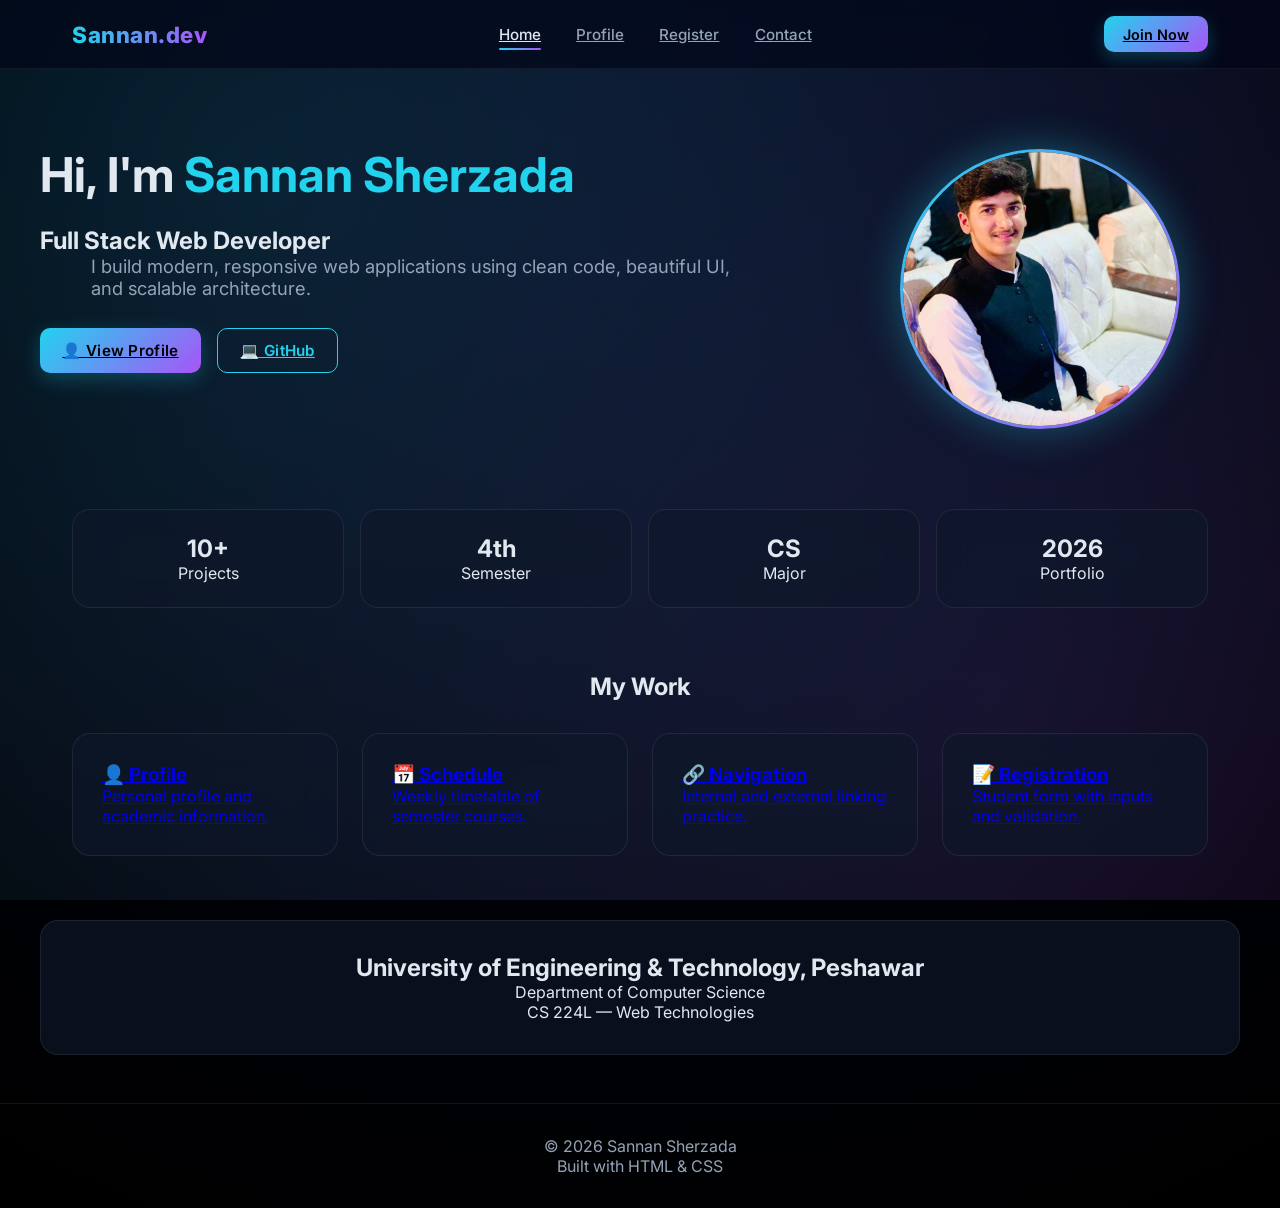
<file: index.html>
<!DOCTYPE html>
<html lang="en">
<head>
  <meta charset="UTF-8" />
  <meta name="viewport" content="width=device-width, initial-scale=1.0"/>
  <title>Sannan Sherzada | Web Developer</title>
  <link rel="stylesheet" href="assets/css/style.css" />
  <link href="https://fonts.googleapis.com/css2?family=Inter:wght@400;600;800&display=swap" rel="stylesheet">
</head>

<body>


<header class="premium-header">
  <div class="container nav">

    <div class="logo">Sannan.dev</div>

    <nav class="links">
      <a href="index.html" class="active">Home</a>
      <a href="profile.html">Profile</a>
      <a href="registration.html">Register</a>
      <a href="contact.html">Contact</a>
    </nav>

    <a href="registration.html" class="join-btn">Join Now</a>

  </div>
</header>


<section class="hero container">

  <div class="hero-left">
    <h1>Hi, I'm <span>Sannan Sherzada</span></h1>
    <h2>Full Stack Web Developer</h2>

    <p>
      I build modern, responsive web applications using clean code,
      beautiful UI, and scalable architecture.
    </p>

    <div class="hero-buttons">
  <a href="profile.html" class="btn-primary">
    👤 View Profile
  </a>

  <a href="https://github.com/Muhammad-Sannan12" target="_blank" class="btn-outline">
    💻 GitHub
  </a>
</div>
  </div>

  <div class="hero-image-wrapper">
  <img src="assets/images/Sannan.jpg" alt="Sannan Sherzada" class="hero-image">
</div>

</section>

<!-- ================= STATS ================= -->
<section class="stats container">
  <div class="stat glass">
    <h2>10+</h2>
    <p>Projects</p>
  </div>
  <div class="stat glass">
    <h2>4th</h2>
    <p>Semester</p>
  </div>
  <div class="stat glass">
    <h2>CS</h2>
    <p>Major</p>
  </div>
  <div class="stat glass">
    <h2>2026</h2>
    <p>Portfolio</p>
  </div>
</section>

<!-- ================= PROJECTS ================= -->
<section class="projects container">

  <h2 class="section-title">My Work</h2>

  <div class="grid">

    <a href="profile.html" class="card glass">
      <h3>👤 Profile</h3>
      <p>Personal profile and academic information.</p>
    </a>

    <a href="schedule.html" class="card glass">
      <h3>📅 Schedule</h3>
      <p>Weekly timetable of semester courses.</p>
    </a>

    <a href="navigation.html" class="card glass">
      <h3>🔗 Navigation</h3>
      <p>Internal and external linking practice.</p>
    </a>

    <a href="registration.html" class="card glass">
      <h3>📝 Registration</h3>
      <p>Student form with inputs and validation.</p>
    </a>

  </div>
</section>

<!-- ================= UNIVERSITY ================= -->
<section class="university glass container">
  <h2>University of Engineering & Technology, Peshawar</h2>
  <p>Department of Computer Science</p>
  <p>CS 224L — Web Technologies</p>
</section>

<!-- ================= FOOTER ================= -->
<footer>
  <p>© 2026 Sannan Sherzada</p>
  <p>Built with HTML & CSS</p>
</footer>

</body>
</html>
</file>
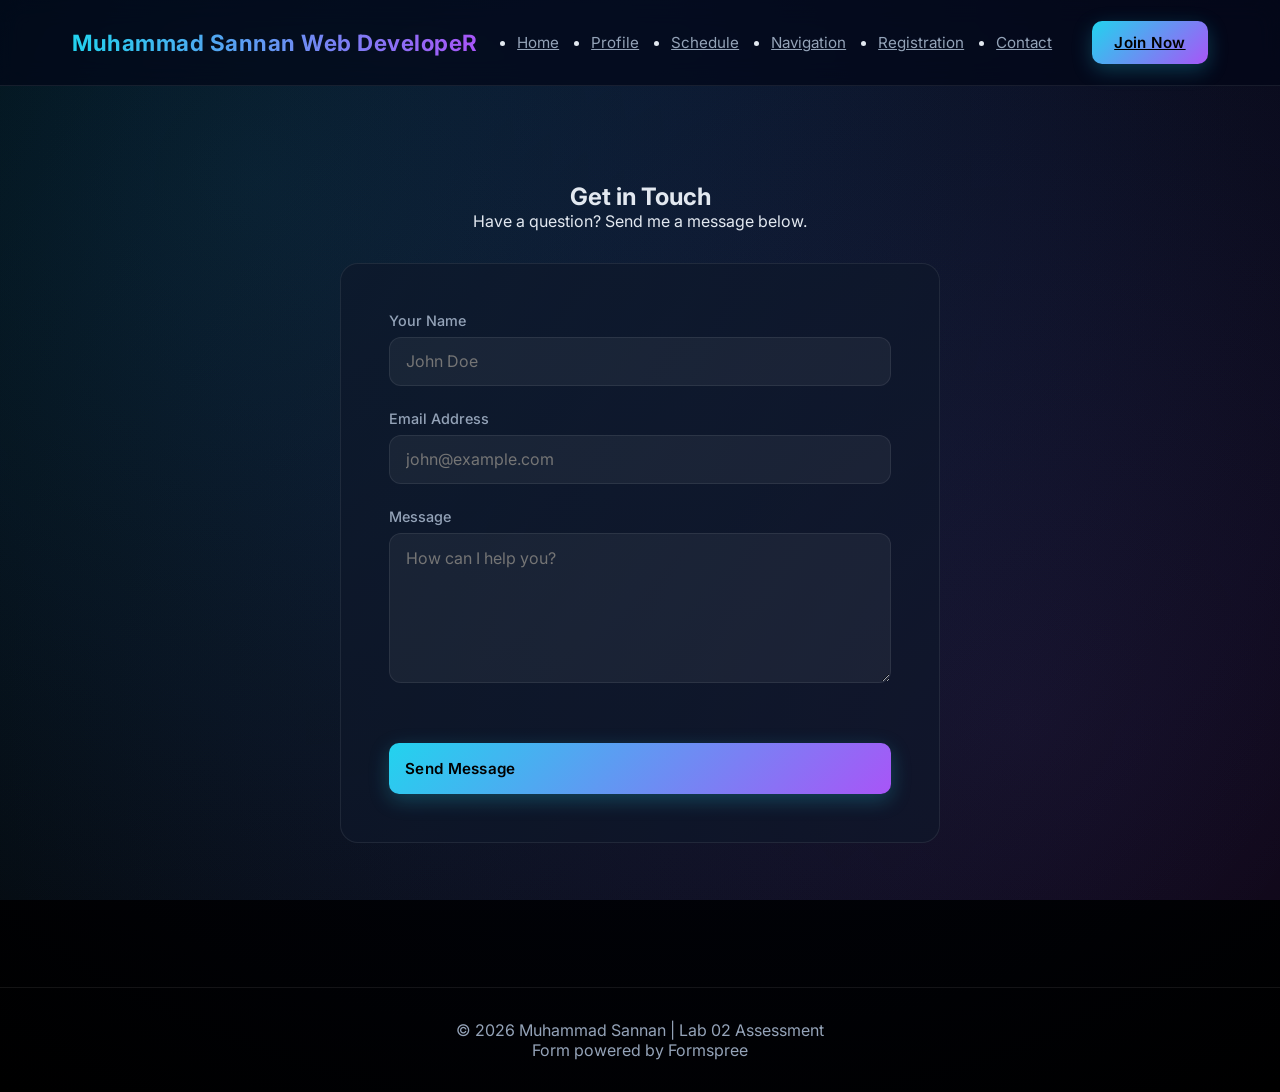
<file: contact.html>
<!DOCTYPE html>
<html lang="en">

<head>
    <meta charset="UTF-8">
    <meta name="viewport" content="width=device-width, initial-scale=1.0">
    <title>Contact Me | Muhammad Sannan  Muhammad</title>
    <link rel="stylesheet" href="assets/css/style.css">
    <link rel="preconnect" href="https://fonts.googleapis.com">
    <link rel="preconnect" href="https://fonts.gstatic.com" crossorigin>
    <link href="https://fonts.googleapis.com/css2?family=Inter:wght@400;500;600;700&display=swap" rel="stylesheet">
    <style>
        .contact-section {
            padding: 6rem 0;
            max-width: 600px;
            margin: 0 auto;
        }

        .contact-form {
            padding: 3rem;
            margin-top: 2rem;
        }

        .form-group {
            margin-bottom: 1.5rem;
        }

        label {
            display: block;
            margin-bottom: 0.5rem;
            font-size: 0.9rem;
            font-weight: 500;
            color: var(--text-muted);
        }

        input[type="text"],
        input[type="email"],
        textarea {
            width: 100%;
            padding: 0.85rem 1rem;
            background: rgba(255, 255, 255, 0.05);
            border: 1px solid var(--border);
            border-radius: 0.75rem;
            color: var(--text-main);
            font-size: 1rem;
            transition: var(--transition);
        }

        textarea {
            height: 150px;
            resize: vertical;
        }

        input:focus,
        textarea:focus {
            outline: none;
            border-color: var(--primary);
            background: rgba(255, 255, 255, 0.08);
            box-shadow: 0 0 0 2px rgba(99, 102, 241, 0.2);
        }

        .submit-btn {
            width: 100%;
            margin-top: 2rem;
            padding: 1rem;
        }
    </style>
</head>

<body>
    <header>
        <div class="container">
            <nav>
                <a href="index.html" class="logo"><strong>Muhammad Sannan  Web DevelopeR</strong></a>
                <ul class="nav-links">
                    <li><a href="index.html">Home</a></li>
                    <li><a href="index.html">Profile</a></li>
                    <li><a href="schedule.html">Schedule</a></li>
                    <li><a href="navigation.html">Navigation</a></li>
                    <li><a href="registration.html">Registration</a></li>
                    <li><a href="contact.html" class="active">Contact</a></li>
                </ul>
                <a href="registration.html" class="btn btn-primary">Join Now</a>
            </nav>
        </div>
    </header>

    <main class="container">
        <section class="contact-section animate-in">
            <h1 style="text-align: center;">Get in Touch</h1>
            <p class="text-muted" style="text-align: center;">Have a question? Send me a message below.</p>

            <!-- IMPORTANT: Replace 'mqakvjzd' with your OWN Formspree ID to make this form work! -->
            <form action="https://formspree.io/f/mqakvjzd" method="POST" class="contact-form glass">
                <div class="form-group">
                    <label for="name">Your Name</label>
                    <input type="text" id="name" name="name" placeholder="John Doe" required>
                </div>

                <div class="form-group">
                    <label for="email">Email Address</label>
                    <input type="email" id="email" name="email" placeholder="john@example.com" required>
                </div>

                <div class="form-group">
                    <label for="message">Message</label>
                    <textarea id="message" name="message" placeholder="How can I help you?" required></textarea>
                </div>

                <input type="hidden" name="_subject" value="New Portfolio Message!">
                <button type="submit" class="btn btn-primary submit-btn">Send Message</button>
            </form>
        </section>
    </main>

    <footer>
        <div class="container">
            <p class="footer-info">© 2026 Muhammad Sannan | Lab 02 Assessment</p>
            <p class="text-muted">Form powered by Formspree</p>
        </div>
    </footer>
</body>

</html>
</file>
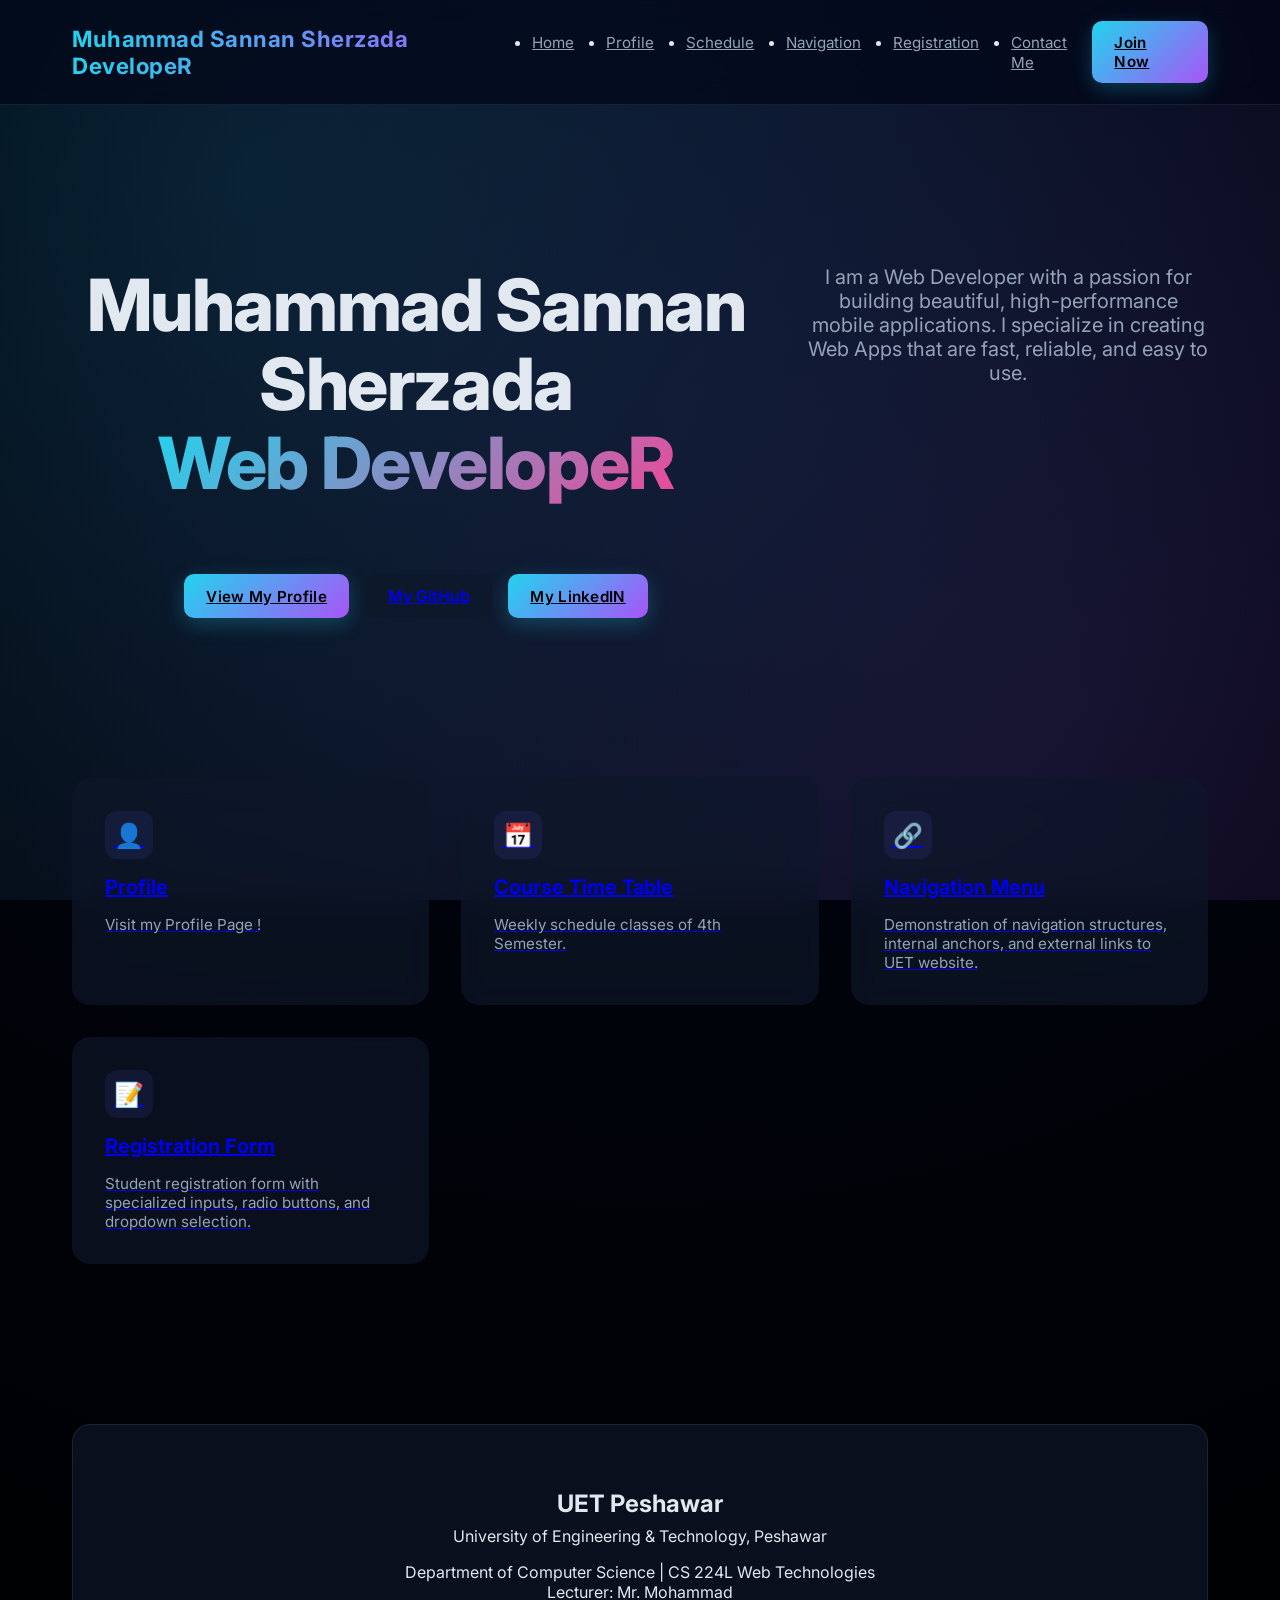
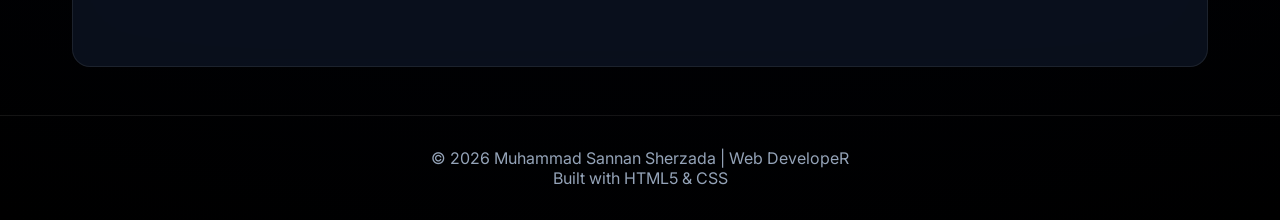
<file: index.html.html>
<!DOCTYPE html>
<html lang="en">

<head>
    <meta charset="UTF-8">
    <meta name="viewport" content="width=device-width, initial-scale=1.0">
    <title>Muhammad Sannan Sherzada Web DevelopeR - Portfolio</title>
    <meta name="description"
        content="Web Technologies Portfolio for Muhammad Sannan Sherzada, CS Student at UET Peshawar. Lab 02 exercises.">
    <link rel="stylesheet" href="assets/css/style.css">
    <link rel="preconnect" href="https://fonts.googleapis.com">
    <link rel="preconnect" href="https://fonts.gstatic.com" crossorigin>
    <link href="https://fonts.googleapis.com/css2?family=Inter:wght@400;500;600;700&display=swap" rel="stylesheet">
    <style>
        .hero {
            padding: 10rem 0 5rem;
            text-align: center;
        }

        .hero h1 {
            font-size: 4.5rem;
            font-weight: 800;
            line-height: 1.1;
            margin-bottom: 1.5rem;
            letter-spacing: -0.02em;
        }

        .hero .highlight {
            background: linear-gradient(135deg, var(--primary), #ec4899);
            -webkit-background-clip: text;
            background-clip: text;
            -webkit-text-fill-color: transparent;
        }

        .hero p {
            font-size: 1.25rem;
            color: var(--text-muted);
            max-width: 700px;
            margin: 0 auto 2.5rem;
        }

        .cta-group {
            display: flex;
            gap: 1rem;
            justify-content: center;
        }

        .tasks-grid {
            display: grid;
            grid-template-columns: repeat(auto-fit, minmax(300px, 1fr));
            gap: 2rem;
            padding: 5rem 0;
        }

        .task-card {
            padding: 2rem;
            display: flex;
            flex-direction: column;
            gap: 1rem;
            transition: var(--transition);
        }

        .task-card:hover {
            transform: translateY(-5px);
            border-color: var(--primary);
            box-shadow: 0 20px 25px -5px rgba(0, 0, 0, 0.2);
        }

        .task-icon {
            width: 48px;
            height: 48px;
            background: rgba(99, 102, 241, 0.1);
            border-radius: 12px;
            display: flex;
            align-items: center;
            justify-content: center;
            color: var(--primary);
            font-size: 1.5rem;
        }

        .task-card h3 {
            font-size: 1.25rem;
        }

        .task-card p {
            color: var(--text-muted);
            font-size: 0.95rem;
            flex-grow: 1;
        }

        .branding-banner {
            margin-top: 5rem;
            padding: 4rem;
            text-align: center;
        }

        .branding-banner h2 {
            margin-bottom: 0.5rem;
        }

        @media (max-width: 768px) {
            .hero h1 {
                font-size: 2.5rem;
            }

            .hero p {
                font-size: 1.1rem;
            }
        }
    </style>
</head>

<body>
    <header>
        <div class="container">
            <nav>
                <a href="index.html" class="logo"><strong>Muhammad Sannan Sherzada DevelopeR</strong></a>
                <ul class="nav-links">
                    <li><a href="index.html" class="active">Home</a></li>
                    <li><a href="index.html">Profile</a></li>
                    <li><a href="schedule.html">Schedule</a></li>
                    <li><a href="navigation.html">Navigation</a></li>
                    <li><a href="registration.html">Registration</a></li>
                    <li><a href="contact.html">Contact Me </a></li>
                </ul>
                <a href="registration.html" class="btn btn-primary">Join Now</a>
            </nav>
        </div>
    </header>

    <main class="container">
        <section class="hero animate-in">
            <h1>Muhammad Sannan Sherzada<br><span class="highlight">Web DevelopeR</span></h1>
            <p>I am a Web Developer with a passion for building beautiful, high-performance mobile applications. I
                specialize in creating Web Apps that are fast, reliable, and easy to use.</p>
            <div class="cta-group">
                <a href="profile.html" class="btn btn-primary">View My Profile</a>
                <a href="https://github.com/Muhammad-Sannan12?tab=repositories" target="_blank" class="btn glass"
                    style="border-radius: 0.75rem;">My GitHub</a>
                <a href="www.linkedin.com/in/muhammad-sannan-sherzada-64829528b" class="btn btn-primary">My LinkedIN</a>
            </div>
        </section>

        <section class="tasks-grid">
            <a href="profile.html" class="task-card glass animate-in" style="animation-delay: 0.1s;">
                <div class="task-icon">👤</div>
                <h3>Profile</h3>
                <p>Visit my Profile Page !
                </p>
            </a>

            <a href="schedule.html" class="task-card glass animate-in" style="animation-delay: 0.2s;">
                <div class="task-icon">📅</div>
                <h3>Course Time Table</h3>
                <p>Weekly schedule classes of 4th Semester.</p>
            </a>

            <a href="navigation.html" class="task-card glass animate-in" style="animation-delay: 0.3s;">
                <div class="task-icon">🔗</div>
                <h3>Navigation Menu</h3>
                <p>Demonstration of navigation structures, internal anchors, and external links to UET website.</p>
            </a>

            <a href="registration.html" class="task-card glass animate-in" style="animation-delay: 0.4s;">
                <div class="task-icon">📝</div>
                <h3>Registration Form</h3>
                <p>Student registration form with specialized inputs, radio buttons, and dropdown selection.</p>
            </a>
        </section>

        <section class="branding-banner glass animate-in" style="animation-delay: 0.5s;">
            <h2>UET Peshawar</h2>
            <p class="text-muted">University of Engineering & Technology, Peshawar</p>
            <p class="text-muted" style="margin-top: 1rem;">Department of Computer Science | CS 224L Web Technologies
            </p>
            <p class="text-muted">Lecturer: Mr. Mohammad</p>
        </section>
    </main>

    <footer>
        <div class="container">
            <p class="footer-info">© 2026 Muhammad Sannan Sherzada | Web DevelopeR</p>
            <p class="text-muted">Built with HTML5 & CSS</p>
        </div>
    </footer>
</body>

</html>
</file>
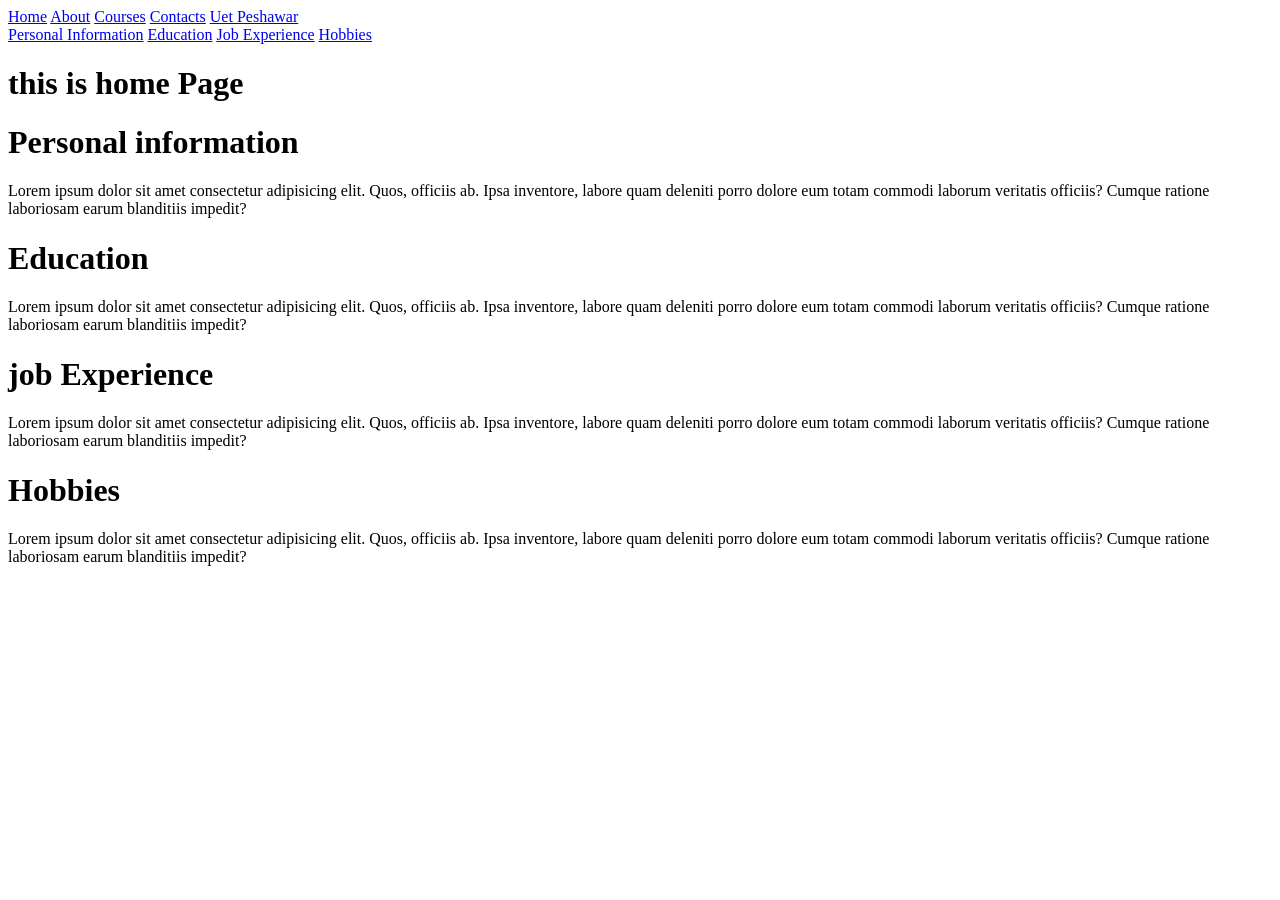
<file: navigation.html>
<!DOCTYPE html>
<html lang="en">
<head>
    <meta charset="UTF-8">
    <meta name="viewport" content="width=device-width, initial-scale=1.0">
    <title>Navigation Menu</title>
</head>
<body>
<a href="navigation.html">Home</a>   
<a href="about.html">About</a>    
<a href="courses.html">Courses</a>    
<a href="contact.html">Contacts</a>    

<a href="https://www.uetpeshawar.edu.pk/">Uet Peshawar</a>
<br>
<a href="#pl">Personal Information</a>
    <a href="#ed">Education</a>
    <a href="#jx">Job Experience</a>
    <a href="#ho">Hobbies</a>
<h1>this is home Page</h1>
    <div id="pl">
      <h1>Personal information</h1>
      <p>
        Lorem ipsum dolor sit amet consectetur adipisicing elit. Quos, officiis
        ab. Ipsa inventore, labore quam deleniti porro dolore eum totam commodi
        laborum veritatis officiis? Cumque ratione laboriosam earum blanditiis
        impedit?
      </p>
    </div>
    <div id="ed">
      <h1>Education</h1>
      <p>
        Lorem ipsum dolor sit amet consectetur adipisicing elit. Quos, officiis
        ab. Ipsa inventore, labore quam deleniti porro dolore eum totam commodi
        laborum veritatis officiis? Cumque ratione laboriosam earum blanditiis
        impedit?
      </p>
    </div>
    <div id="jx">
      <h1>job Experience</h1>
      <p>
        Lorem ipsum dolor sit amet consectetur adipisicing elit. Quos, officiis
        ab. Ipsa inventore, labore quam deleniti porro dolore eum totam commodi
        laborum veritatis officiis? Cumque ratione laboriosam earum blanditiis
        impedit?
      </p>
    </div>
    <div id="hb">
      <h1>Hobbies</h1>
      <p>
        Lorem ipsum dolor sit amet consectetur adipisicing elit. Quos, officiis
        ab. Ipsa inventore, labore quam deleniti porro dolore eum totam commodi
        laborum veritatis officiis? Cumque ratione laboriosam earum blanditiis
        impedit?
      </p>
    </div>
</body>
</html>
</file>
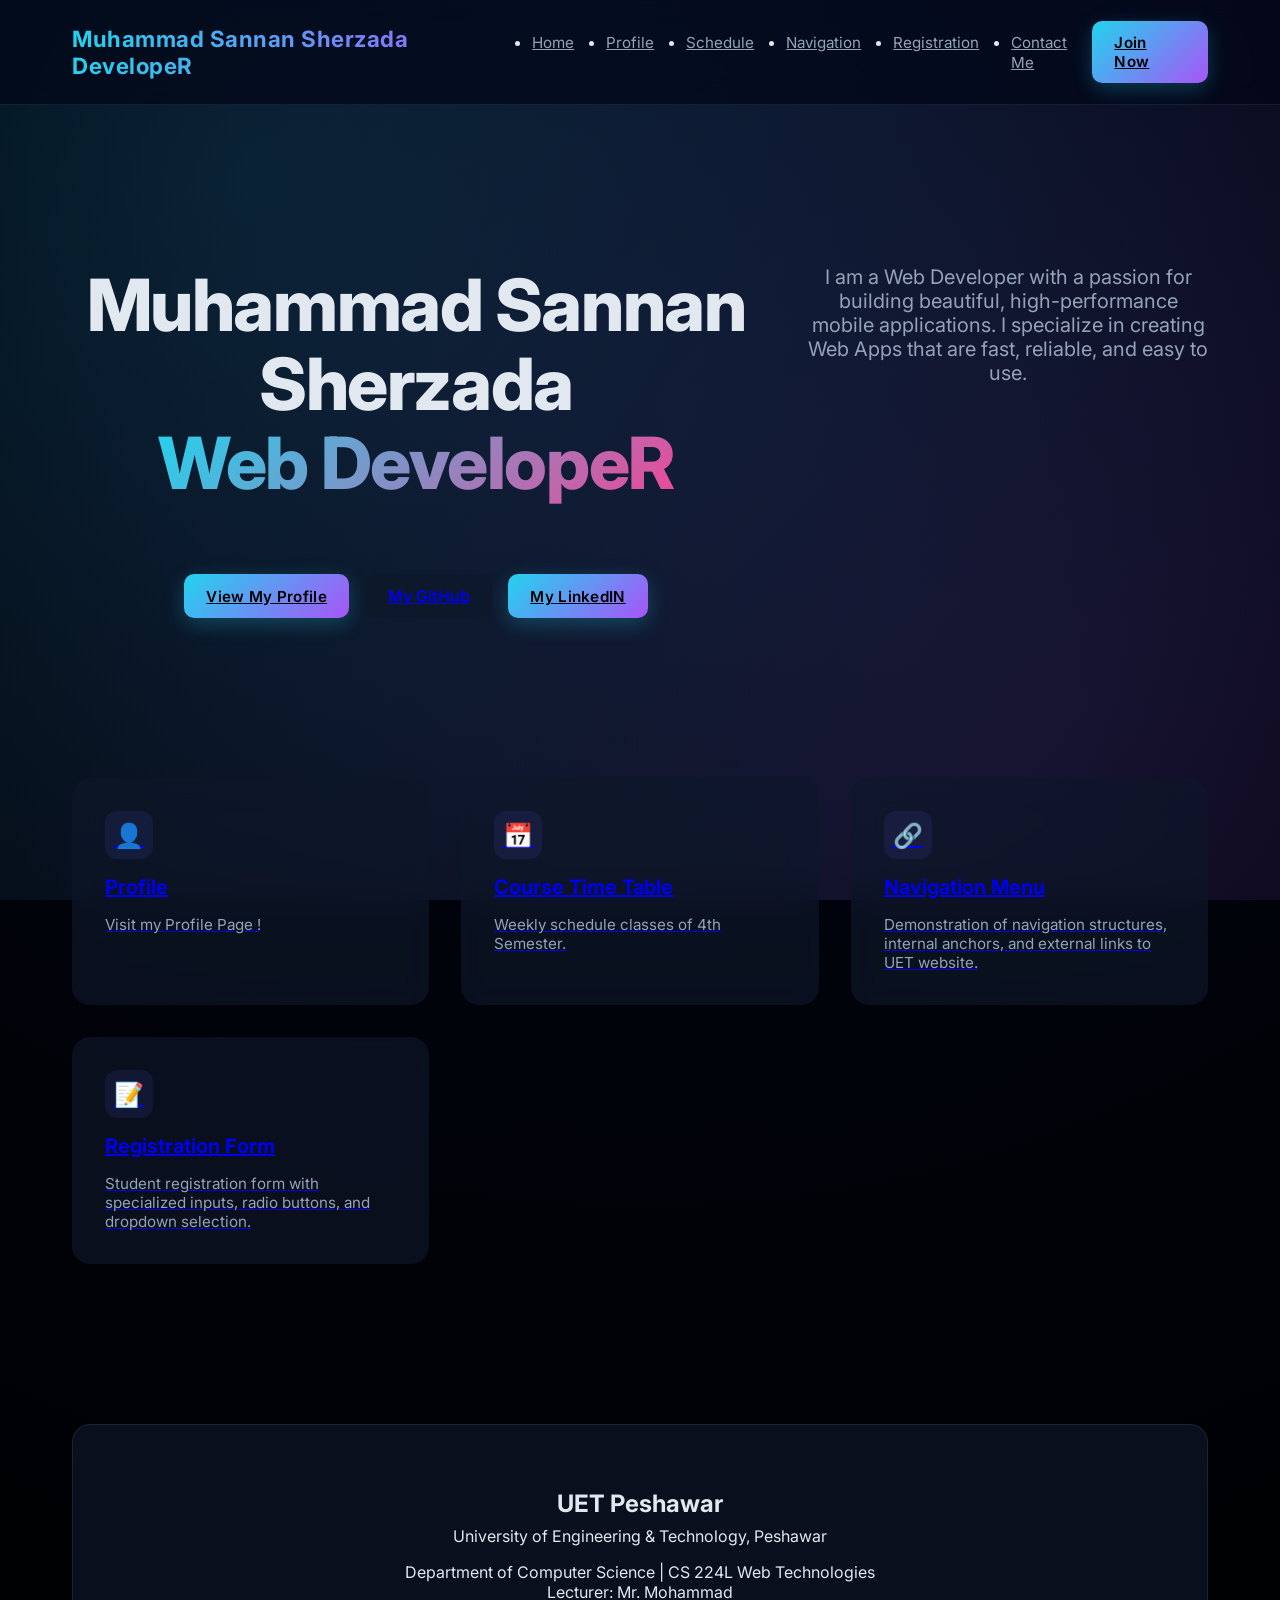
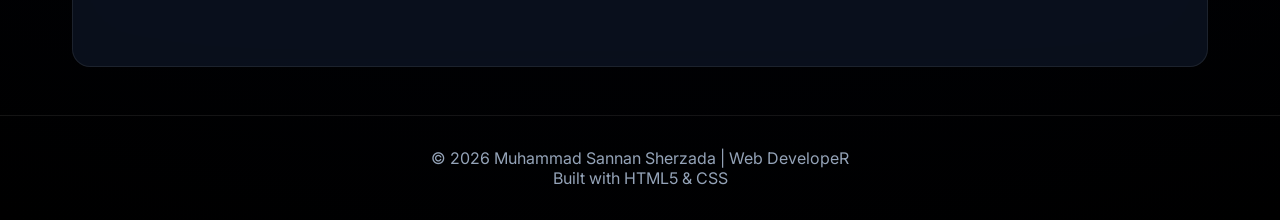
<file: personal-profile.html>
<!DOCTYPE html>
<html lang="en">

<head>
    <meta charset="UTF-8">
    <meta name="viewport" content="width=device-width, initial-scale=1.0">
    <title>Muhammad Sannan Sherzada Web DevelopeR - Portfolio</title>
    <meta name="description"
        content="Web Technologies Portfolio for Muhammad Sannan Sherzada, CS Student at UET Peshawar. Lab 02 exercises.">
    <link rel="stylesheet" href="assets/css/style.css">
    <link rel="preconnect" href="https://fonts.googleapis.com">
    <link rel="preconnect" href="https://fonts.gstatic.com" crossorigin>
    <link href="https://fonts.googleapis.com/css2?family=Inter:wght@400;500;600;700&display=swap" rel="stylesheet">
    <style>
        .hero {
            padding: 10rem 0 5rem;
            text-align: center;
        }

        .hero h1 {
            font-size: 4.5rem;
            font-weight: 800;
            line-height: 1.1;
            margin-bottom: 1.5rem;
            letter-spacing: -0.02em;
        }

        .hero .highlight {
            background: linear-gradient(135deg, var(--primary), #ec4899);
            -webkit-background-clip: text;
            background-clip: text;
            -webkit-text-fill-color: transparent;
        }

        .hero p {
            font-size: 1.25rem;
            color: var(--text-muted);
            max-width: 700px;
            margin: 0 auto 2.5rem;
        }

        .cta-group {
            display: flex;
            gap: 1rem;
            justify-content: center;
        }

        .tasks-grid {
            display: grid;
            grid-template-columns: repeat(auto-fit, minmax(300px, 1fr));
            gap: 2rem;
            padding: 5rem 0;
        }

        .task-card {
            padding: 2rem;
            display: flex;
            flex-direction: column;
            gap: 1rem;
            transition: var(--transition);
        }

        .task-card:hover {
            transform: translateY(-5px);
            border-color: var(--primary);
            box-shadow: 0 20px 25px -5px rgba(0, 0, 0, 0.2);
        }

        .task-icon {
            width: 48px;
            height: 48px;
            background: rgba(99, 102, 241, 0.1);
            border-radius: 12px;
            display: flex;
            align-items: center;
            justify-content: center;
            color: var(--primary);
            font-size: 1.5rem;
        }

        .task-card h3 {
            font-size: 1.25rem;
        }

        .task-card p {
            color: var(--text-muted);
            font-size: 0.95rem;
            flex-grow: 1;
        }

        .branding-banner {
            margin-top: 5rem;
            padding: 4rem;
            text-align: center;
        }

        .branding-banner h2 {
            margin-bottom: 0.5rem;
        }

        @media (max-width: 768px) {
            .hero h1 {
                font-size: 2.5rem;
            }

            .hero p {
                font-size: 1.1rem;
            }
        }
    </style>
</head>

<body>
    <header>
        <div class="container">
            <nav>
                <a href="personal-profile.html" class="logo"><strong>Muhammad Sannan Sherzada DevelopeR</strong></a>
                <ul class="nav-links">
                    <li><a href="personal-profile.html" class="active">Home</a></li>
                    <li><a href="personal-profile.html">Profile</a></li>
                    <li><a href="schedule.html">Schedule</a></li>
                    <li><a href="navigation.html">Navigation</a></li>
                    <li><a href="registration.html">Registration</a></li>
                    <li><a href="contact.html">Contact Me </a></li>
                </ul>
                <a href="registration.html" class="btn btn-primary">Join Now</a>
            </nav>
        </div>
    </header>

    <main class="container">
        <section class="hero animate-in">
            <h1>Muhammad Sannan Sherzada<br><span class="highlight">Web DevelopeR</span></h1>
            <p>I am a Web Developer with a passion for building beautiful, high-performance mobile applications. I
                specialize in creating Web Apps that are fast, reliable, and easy to use.</p>
            <div class="cta-group">
                <a href="profile.html" class="btn btn-primary">View My Profile</a>
                <a href="https://github.com/Muhammad-Sannan12?tab=repositories" target="_blank" class="btn glass"
                    style="border-radius: 0.75rem;">My GitHub</a>
                <a href="www.linkedin.com/in/muhammad-sannan-sherzada-64829528b" class="btn btn-primary">My LinkedIN</a>
            </div>
        </section>

        <section class="tasks-grid">
            <a href="profile.html" class="task-card glass animate-in" style="animation-delay: 0.1s;">
                <div class="task-icon">👤</div>
                <h3>Profile</h3>
                <p>Visit my Profile Page !
                </p>
            </a>

            <a href="schedule.html" class="task-card glass animate-in" style="animation-delay: 0.2s;">
                <div class="task-icon">📅</div>
                <h3>Course Time Table</h3>
                <p>Weekly schedule classes of 4th Semester.</p>
            </a>

            <a href="navigation.html" class="task-card glass animate-in" style="animation-delay: 0.3s;">
                <div class="task-icon">🔗</div>
                <h3>Navigation Menu</h3>
                <p>Demonstration of navigation structures, internal anchors, and external links to UET website.</p>
            </a>

            <a href="registration.html" class="task-card glass animate-in" style="animation-delay: 0.4s;">
                <div class="task-icon">📝</div>
                <h3>Registration Form</h3>
                <p>Student registration form with specialized inputs, radio buttons, and dropdown selection.</p>
            </a>
        </section>

        <section class="branding-banner glass animate-in" style="animation-delay: 0.5s;">
            <h2>UET Peshawar</h2>
            <p class="text-muted">University of Engineering & Technology, Peshawar</p>
            <p class="text-muted" style="margin-top: 1rem;">Department of Computer Science | CS 224L Web Technologies
            </p>
            <p class="text-muted">Lecturer: Mr. Mohammad</p>
        </section>
    </main>

    <footer>
        <div class="container">
            <p class="footer-info">© 2026 Muhammad Sannan Sherzada | Web DevelopeR</p>
            <p class="text-muted">Built with HTML5 & CSS</p>
        </div>
    </footer>
</body>

</html>
</file>
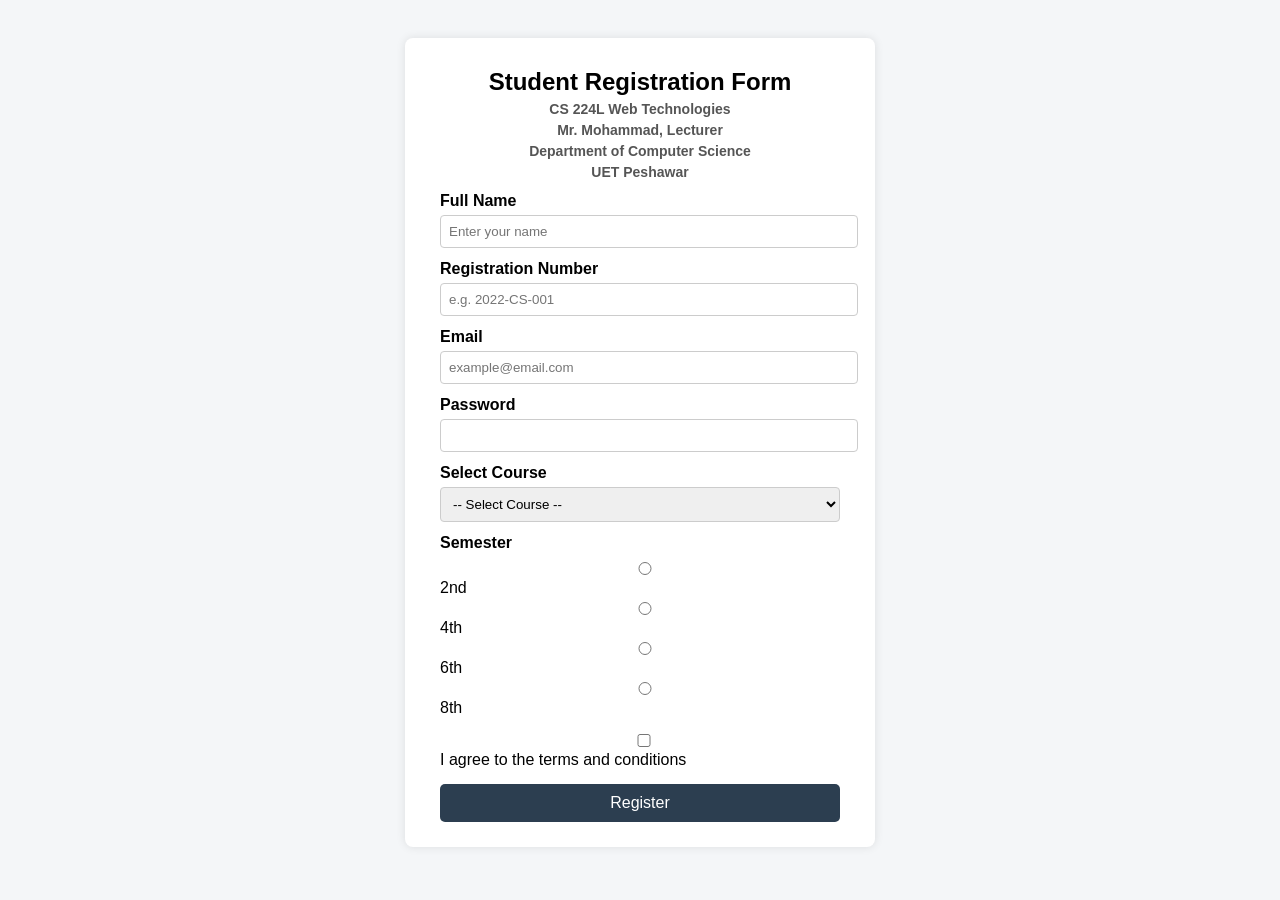
<file: registration.html>
<!DOCTYPE html>
<html>
<head>
    <title>Student Registration</title>
    <style>
        body {
            font-family: Arial, sans-serif;
            background: #f4f6f8;
            display: flex;
            justify-content: center;
            padding: 30px;
        }

        .container {
            background: white;
            padding: 25px 35px;
            border-radius: 8px;
            width: 400px;
            box-shadow: 0 0 10px rgba(0,0,0,0.1);
        }

        h2, h3 {
            text-align: center;
            margin: 5px 0;
        }

        .sub {
            font-size: 14px;
            color: #555;
        }

        label {
            font-weight: bold;
            display: block;
            margin-top: 12px;
        }

        input, select {
            width: 100%;
            padding: 8px;
            margin-top: 5px;
            border: 1px solid #ccc;
            border-radius: 4px;
        }

        .radio-group {
            margin-top: 5px;
        }

        .radio-group label {
            font-weight: normal;
            display: inline;
            margin-right: 10px;
        }

        .checkbox {
            margin-top: 12px;
        }

        button {
            margin-top: 15px;
            width: 100%;
            padding: 10px;
            background: #2c3e50;
            color: white;
            border: none;
            border-radius: 5px;
            font-size: 16px;
            cursor: pointer;
        }

        button:hover {
            background: #1a252f;
        }
    </style>
</head>
<body>

<div class="container">

    <h2>Student Registration Form</h2>
    <h3 class="sub">CS 224L Web Technologies</h3>
    <h3 class="sub">Mr. Mohammad, Lecturer</h3>
    <h3 class="sub">Department of Computer Science</h3>
    <h3 class="sub">UET Peshawar</h3>

    <form>
        <!-- Name -->
        <label>Full Name</label>
        <input type="text" placeholder="Enter your name" required>

        <!-- Registration Number -->
        <label>Registration Number</label>
        <input type="text" placeholder="e.g. 2022-CS-001" required>

        <!-- Email -->
        <label>Email</label>
        <input type="email" placeholder="example@email.com" required>

        <!-- Password -->
        <label>Password</label>
        <input type="password" required>

        <!-- Course Dropdown -->
        <label>Select Course</label>
        <select required>
            <option value="">-- Select Course --</option>
            <option>Web Technologies</option>
            <option>Operating Systems</option>
            <option>Artificial Intelligence</option>
            <option>Data Science</option>
        </select>

        <!-- Semester Radio Buttons -->
        <label>Semester</label>
        <div class="radio-group">
            <input type="radio" name="semester" required> 2nd
            <input type="radio" name="semester"> 4th
            <input type="radio" name="semester"> 6th
            <input type="radio" name="semester"> 8th
        </div>

        <!-- Terms Checkbox -->
        <div class="checkbox">
            <input type="checkbox" required> I agree to the terms and conditions
        </div>

        <!-- Submit -->
        <button type="submit">Register</button>
    </form>

</div>

</body>
</html>
</file>
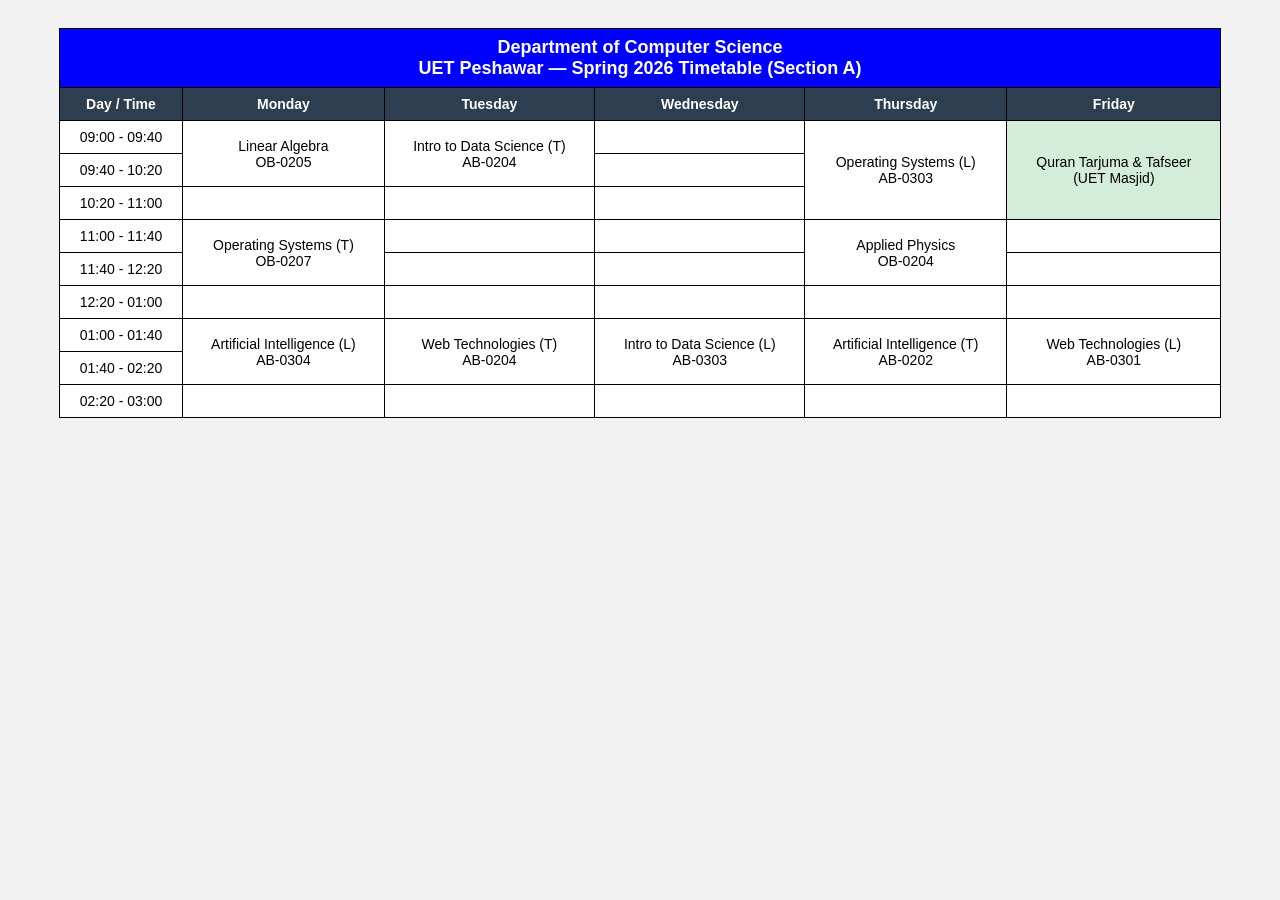
<file: schedule.html>
<!DOCTYPE html>
<html>
<head>
    <title>UET Schedule</title>
    <style>
        body {
            font-family: Arial, sans-serif;
            background: #f2f2f2;
            padding: 20px;
            display: flex;
            justify-content: center;
        }

        table {
            border-collapse: collapse;
            background: white;
            width: 95%;
        }

        th, td {
            border: 1px solid #000;
            padding: 8px;
            text-align: center;
            font-size: 14px;
        }

       th { background-color: #2c3e50; color: white; }

        .header {
            font-weight: bold;
            font-size: 18px;
            background-color: blue;
        }
    </style>
</head>
<body>

<table>
    <tr>
        <th colspan="6" class="header">
            Department of Computer Science <br>
            UET Peshawar — Spring 2026 Timetable (Section A)
        </th>
    </tr>

    <tr>
        <th>Day / Time</th>
        <th>Monday</th>
        <th>Tuesday</th>
        <th>Wednesday</th>
        <th>Thursday</th>
        <th>Friday</th>
    </tr>

    <!-- 09:00 - 09:40 -->
    <tr>
        <td>09:00 - 09:40</td>
        <td rowspan="2">Linear Algebra<br>OB-0205</td>
        <td rowspan="2">Intro to Data Science (T)<br>AB-0204</td>
        <td></td>
        <td rowspan="3">Operating Systems (L)<br>AB-0303</td>
        <td rowspan="3" style="background:#d4edda;">
            Quran Tarjuma & Tafseer<br>(UET Masjid)
        </td>
    </tr>

    <!-- 09:40 - 10:20 -->
    <tr>
        <td>09:40 - 10:20</td>
        <td></td>
    </tr>

    <!-- 10:20 - 11:00 -->
    <tr>
        <td>10:20 - 11:00</td>
        <td></td>
        <td></td>
        <td></td>
    </tr>

    <!-- 11:00 - 11:40 -->
    <tr>
        <td>11:00 - 11:40</td>
        <td rowspan="2">Operating Systems (T)<br>OB-0207</td>
        <td></td>
        <td></td>
        <td rowspan="2">Applied Physics<br>OB-0204</td>
        <td></td>
    </tr>

    <!-- 11:40 - 12:20 -->
    <tr>
        <td>11:40 - 12:20</td>
        <td></td>
        <td></td>
        <td></td>
    </tr>

    <!-- 12:20 - 01:00 -->
    <tr>
        <td>12:20 - 01:00</td>
        <td></td>
        <td></td>
        <td></td>
        <td></td>
        <td></td>
    </tr>

    <!-- 01:00 - 01:40 -->
    <tr>
        <td>01:00 - 01:40</td>
        <td rowspan="2">Artificial Intelligence (L)<br>AB-0304</td>
        <td rowspan="2">Web Technologies (T)<br>AB-0204</td>
        <td rowspan="2">Intro to Data Science (L)<br>AB-0303</td>
        <td rowspan="2">Artificial Intelligence (T)<br>AB-0202</td>
        <td rowspan="2">Web Technologies (L)<br>AB-0301</td>
    </tr>

    <!-- 01:40 - 02:20 -->
    <tr>
        <td>01:40 - 02:20</td>
    </tr>

    <!-- 02:20 - 03:00 -->
    <tr>
        <td>02:20 - 03:00</td>
        <td></td>
        <td></td>
        <td></td>
        <td></td>
        <td></td>
    </tr>

</table>

</body>
</html>
</file>
<file: assets/css/style.css>
:root {
    --primary: #22d3ee;         /* neon cyan */
    --secondary: #a855f7;       /* purple accent */
    --bg-dark: #020617;
    --bg-card: rgba(15, 23, 42, 0.65);
    --text-main: #e2e8f0;
    --text-muted: #94a3b8;
    --border: rgba(255, 255, 255, 0.08);
    --glass-blur: blur(18px);
    --transition: all 0.35s ease;
}

* {
    margin: 0;
    padding: 0;
    box-sizing: border-box;
    font-family: 'Inter', sans-serif;
}

body {
    background: radial-gradient(circle at top, #020617, #000);
    color: var(--text-main);
    min-height: 100vh;
    overflow-x: hidden;
}

/* Animated gradient background */
body::before {
    content: "";
    position: fixed;
    inset: 0;
    background: radial-gradient(circle at 20% 20%, #22d3ee22, transparent),
                radial-gradient(circle at 80% 80%, #a855f722, transparent);
    z-index: -1;
}

/* Container */
.container {
    max-width: 1200px;
    margin: auto;
    padding: 0 2rem;
}

/* Glass card */
.glass {
    background: var(--bg-card);
    backdrop-filter: var(--glass-blur);
    border: 1px solid var(--border);
    border-radius: 18px;
}

/* Header */
header {
    position: sticky;
    top: 0;
    background: rgba(2, 6, 23, 0.7);
    backdrop-filter: blur(12px);
    border-bottom: 1px solid var(--border);
    padding: 1.3rem 0;
    z-index: 100;
}

nav {
    display: flex;
    justify-content: space-between;
    align-items: center;
}

.logo {
    font-weight: 700;
    letter-spacing: 0.5px;
    background: linear-gradient(90deg, var(--primary), var(--secondary));
    -webkit-background-clip: text;
    -webkit-text-fill-color: transparent;
}

/* Nav */
.nav-links {
    display: flex;
    gap: 2rem;
}

.nav-links a {
    color: var(--text-muted);
    font-size: 0.95rem;
    transition: var(--transition);
}

.nav-links a:hover {
    color: var(--primary);
}

/* Buttons */
.btn {
    padding: 0.75rem 1.4rem;
    border-radius: 10px;
    font-weight: 600;
    border: none;
    cursor: pointer;
    transition: var(--transition);
}

.btn-primary {
    background: linear-gradient(135deg, var(--primary), var(--secondary));
    color: #000;
}

.btn-primary:hover {
    transform: translateY(-3px);
    box-shadow: 0 0 25px #22d3ee55;
}

/* Hero */
.hero h1 {
    font-size: 4rem;
    line-height: 1.1;
    margin-bottom: 1.5rem;
}

.hero .highlight {
    background: linear-gradient(135deg, var(--primary), var(--secondary));
    -webkit-background-clip: text;
    -webkit-text-fill-color: transparent;
}

.hero p {
    max-width: 650px;
    margin: auto;
    color: var(--text-muted);
    font-size: 1.15rem;
}

/* Cards */
.task-card {
    padding: 2rem;
    transition: var(--transition);
    border: 1px solid transparent;
}

.task-card:hover {
    transform: translateY(-8px) scale(1.02);
    border-color: var(--primary);
    box-shadow: 0 0 25px #22d3ee33;
}

.task-icon {
    width: 50px;
    height: 50px;
    background: linear-gradient(135deg, var(--primary), var(--secondary));
    border-radius: 12px;
    display: grid;
    place-items: center;
    font-size: 1.4rem;
    color: #000;
}

/* Footer */
footer {
    margin-top: 5rem;
    padding: 3rem 0;
    text-align: center;
    color: var(--text-muted);
    border-top: 1px solid var(--border);
}

/* Animation */
@keyframes fadeIn {
    from {
        opacity: 0;
        transform: translateY(25px);
    }
    to {
        opacity: 1;
        transform: translateY(0);
    }
}

.animate-in {
    animation: fadeIn 0.8s ease forwards;
}

/* Mobile */
@media (max-width: 768px) {
    .hero h1 {
        font-size: 2.4rem;
    }
    .nav-links {
        display: none;
    }
}
/* NAV */
.nav {
  display: flex;
  justify-content: space-between;
  align-items: center;
}

.links {
  display: flex;
  gap: 2rem;
}

/* HERO */
.hero {
  display: grid;
  grid-template-columns: 1fr 400px;
  gap: 3rem;
  padding: 5rem 0;
}

.hero-left h1 {
  font-size: 3rem;
}

.hero-left span {
  color: var(--primary);
}

.hero-buttons {
  margin-top: 1.5rem;
  display: flex;
  gap: 1rem;
}

.btn-outline {
  border: 1px solid var(--primary);
  padding: 0.7rem 1.2rem;
  border-radius: 8px;
}

.hero-card {
  padding: 2rem;
}

.hero-card ul {
  margin-top: 1rem;
  line-height: 2;
}

/* STATS */
.stats {
  display: grid;
  grid-template-columns: repeat(4, 1fr);
  gap: 1rem;
}

.stat {
  text-align: center;
  padding: 1.5rem;
}

/* PROJECTS */
.section-title {
  margin: 4rem 0 2rem;
  text-align: center;
}

.grid {
  display: grid;
  grid-template-columns: repeat(auto-fit, minmax(220px, 1fr));
  gap: 1.5rem;
}

.card {
  padding: 1.8rem;
  transition: 0.3s;
}

.card:hover {
  transform: translateY(-6px);
}

/* UNIVERSITY */
.university {
  margin-top: 4rem;
  padding: 2rem;
  text-align: center;
}

/* FOOTER */
footer {
  text-align: center;
  margin-top: 3rem;
  padding: 2rem;
  color: var(--text-muted);
}

/* MOBILE */
@media(max-width: 768px) {
  .hero {
    grid-template-columns: 1fr;
  }
  .stats {
    grid-template-columns: 1fr 1fr;
  }
}
/* ================= BUTTONS ================= */

.hero-buttons {
  margin-top: 1.8rem;
  display: flex;
  gap: 1rem;
  flex-wrap: wrap;
}

/* Shared button base */
.btn-primary,
.btn-outline {
  padding: 0.75rem 1.4rem;
  border-radius: 10px;
  font-weight: 600;
  font-size: 0.95rem;
  letter-spacing: 0.3px;
  transition: all 0.35s ease;
  display: inline-flex;
  align-items: center;
  gap: 6px;
}

/* ===== PRIMARY BUTTON (Gradient) ===== */
.btn-primary {
  background: linear-gradient(135deg, #22d3ee, #a855f7);
  color: #000;
  box-shadow: 0 6px 20px rgba(34, 211, 238, 0.25);
}

.btn-primary:hover {
  transform: translateY(-3px) scale(1.03);
  box-shadow: 0 10px 30px rgba(34, 211, 238, 0.45);
}

/* ===== OUTLINE BUTTON (GitHub style) ===== */
.btn-outline {
  border: 1.5px solid #22d3ee;
  color: #22d3ee;
  background: transparent;
  position: relative;
  overflow: hidden;
}

/* Hover fill animation */
.btn-outline::before {
  content: "";
  position: absolute;
  inset: 0;
  background: linear-gradient(135deg, #22d3ee, #a855f7);
  opacity: 0;
  transition: 0.35s;
  z-index: -1;
}

.btn-outline:hover::before {
  opacity: 1;
}

.btn-outline:hover {
  color: #000;
  border-color: transparent;
  transform: translateY(-3px);
  box-shadow: 0 0 25px rgba(34, 211, 238, 0.35);
}
/* ================= PREMIUM HEADER ================= */

.premium-header {
  position: sticky;
  top: 0;
  z-index: 999;
  padding: 1rem 0;

  /* Glass effect */
  background: rgba(2, 6, 23, 0.65);
  backdrop-filter: blur(14px);
  border-bottom: 1px solid rgba(255, 255, 255, 0.06);
}

/* Layout */
.nav {
  display: flex;
  align-items: center;
  justify-content: space-between;
}

/* ===== LOGO ===== */
.logo {
  font-size: 1.4rem;
  font-weight: 800;
  letter-spacing: 0.5px;
  cursor: pointer;
  background: linear-gradient(90deg, #22d3ee, #a855f7);
  -webkit-background-clip: text;
  -webkit-text-fill-color: transparent;
}

.logo span {
  opacity: 0.8;
}

/* ===== NAV LINKS ===== */
.links {
  display: flex;
  gap: 2.2rem;
}

.links a {
  position: relative;
  font-size: 0.95rem;
  color: #94a3b8;
  transition: 0.3s ease;
  font-weight: 500;
}

/* Hover color */
.links a:hover {
  color: #22d3ee;
}

/* Animated underline */
.links a::after {
  content: "";
  position: absolute;
  bottom: -6px;
  left: 0;
  width: 0%;
  height: 2px;
  background: linear-gradient(90deg, #22d3ee, #a855f7);
  transition: 0.3s ease;
  border-radius: 2px;
}

.links a:hover::after,
.links a.active::after {
  width: 100%;
}

/* Active link glow */
.links a.active {
  color: #e2e8f0;
}

/* ===== JOIN BUTTON ===== */
.join-btn {
  padding: 0.6rem 1.2rem;
  border-radius: 10px;
  font-weight: 600;
  font-size: 0.9rem;
  background: linear-gradient(135deg, #22d3ee, #a855f7);
  color: #000;
  transition: all 0.35s ease;
  box-shadow: 0 6px 18px rgba(34, 211, 238, 0.25);
}

/* Hover effect */
.join-btn:hover {
  transform: translateY(-3px) scale(1.04);
  box-shadow: 0 10px 28px rgba(34, 211, 238, 0.45);
}

/* ===== RESPONSIVE ===== */
@media (max-width: 768px) {
  .links {
    display: none; /* can add hamburger later */
  }
}
/* ===== HERO IMAGE ===== */

.hero-image-wrapper {
  display: flex;
  justify-content: center;
  align-items: center;
}

.hero-image {
  width: 280px;
  height: 280px;
  border-radius: 50%;
  object-fit: cover;

  /* premium glow */
  border: 3px solid transparent;
  background: linear-gradient(#020617, #020617) padding-box,
              linear-gradient(135deg, #22d3ee, #a855f7) border-box;

  box-shadow: 0 0 40px rgba(34, 211, 238, 0.35);
  transition: 0.4s ease;
}

/* Hover animation */
.hero-image:hover {
  transform: scale(1.06) rotate(1deg);
  box-shadow: 0 0 60px rgba(168, 85, 247, 0.5);
}
</file>
